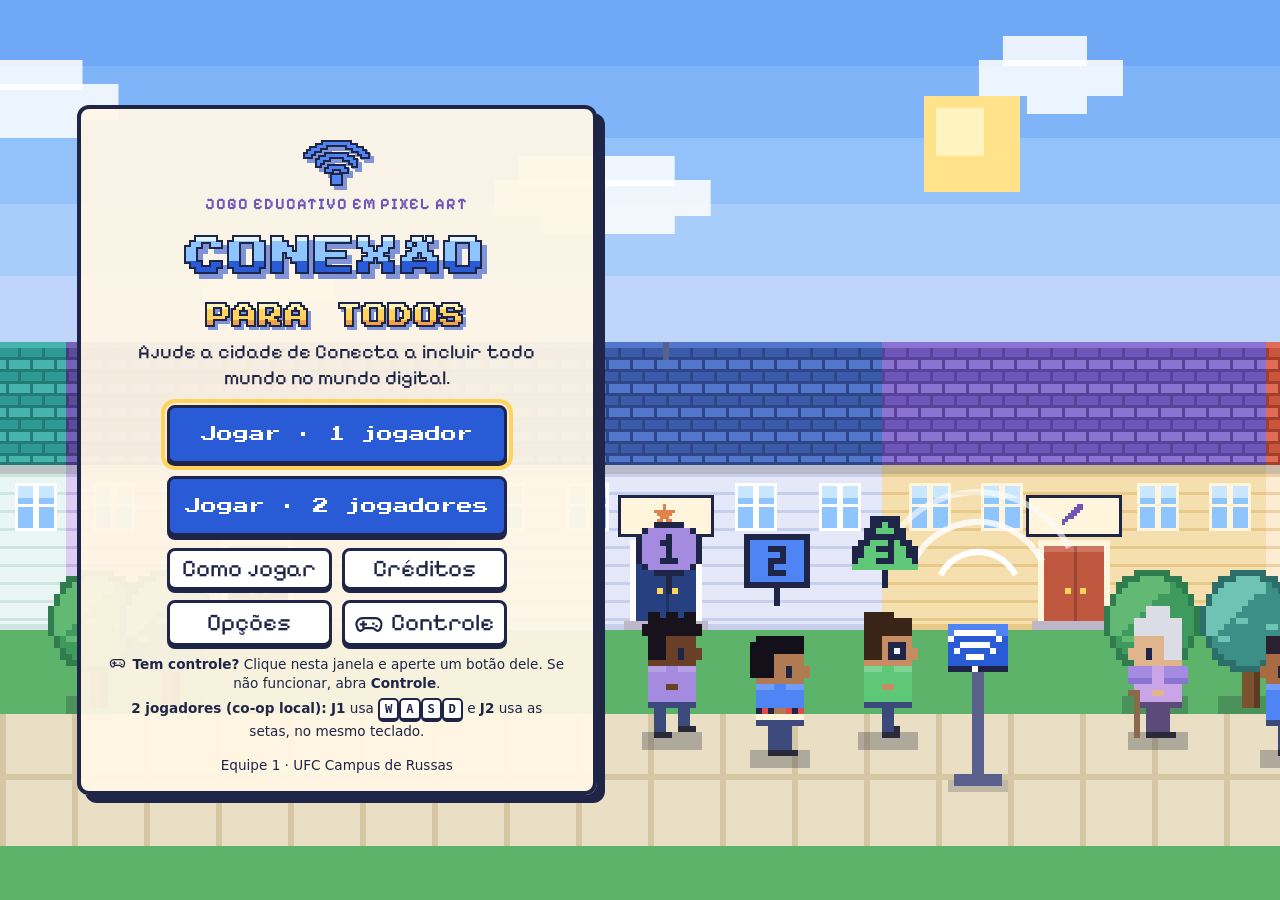
<file: index.html>
<!DOCTYPE html>
<html lang="pt-BR">
<head>
  <meta charset="utf-8">
  <meta name="viewport" content="width=device-width, initial-scale=1">
  <title>Conexão para Todos</title>
  <meta name="description" content="Jogo em pixel art sobre inclusão digital, acessibilidade e cidadania. Equipe 1 — UFC Russas.">
  <link rel="stylesheet" href="fonts.css">
  <link rel="stylesheet" href="styles.css">
</head>
<body>
<div id="app">

  <!-- TELA DE TÍTULO -->
  <section id="screen-title" class="screen" aria-labelledby="game-title">
    <canvas id="title-canvas" aria-hidden="true"></canvas>
    <div class="title-box">
      <img id="logo-icon" class="logo-icon pix" alt="" aria-hidden="true">
      <p class="kicker">Jogo educativo em pixel art</p>
      <h1 id="game-title" aria-label="Conexão para Todos"><span class="t1" aria-hidden="true">Conexão</span><span class="t2" aria-hidden="true">para Todos</span></h1>
      <p class="tagline">Ajude a cidade de Conecta a incluir todo mundo no mundo digital.</p>
      <nav class="menu" aria-label="Menu principal">
        <button class="btn primary big" id="btn-play">Jogar · 1 jogador</button>
        <button class="btn primary big" id="btn-play2">Jogar · 2 jogadores</button>
        <div class="menu-grid">
          <button class="btn small" id="btn-how">Como jogar</button>
          <button class="btn small" id="btn-credits">Créditos</button>
          <button class="btn small" id="btn-options">Opções</button>
          <button class="btn small icon-btn" id="btn-pad"><svg class="gamepad-icon" viewBox="0 0 24 24" aria-hidden="true"><path d="M7 8h10a5 5 0 0 1 4.7 6.7l-.8 2.1a2.2 2.2 0 0 1-3.6.8L15.5 16h-7l-1.8 1.6a2.2 2.2 0 0 1-3.6-.8l-.8-2.1A5 5 0 0 1 7 8Z"/><path d="M7.5 11v4M5.5 13h4M15.5 12.5h.01M18 14.5h.01"/></svg><span>Controle</span></button>
        </div>
      </nav>
      <p id="pad-hint" class="coophint hidden"><svg class="gamepad-icon inline" viewBox="0 0 24 24" aria-hidden="true"><path d="M7 8h10a5 5 0 0 1 4.7 6.7l-.8 2.1a2.2 2.2 0 0 1-3.6.8L15.5 16h-7l-1.8 1.6a2.2 2.2 0 0 1-3.6-.8l-.8-2.1A5 5 0 0 1 7 8Z"/><path d="M7.5 11v4M5.5 13h4M15.5 12.5h.01M18 14.5h.01"/></svg><b>Controle detectado:</b> use o direcional ou o analógico e aperte <b>A</b> para escolher.</p>
      <p id="pad-help" class="coophint"><svg class="gamepad-icon inline" viewBox="0 0 24 24" aria-hidden="true"><path d="M7 8h10a5 5 0 0 1 4.7 6.7l-.8 2.1a2.2 2.2 0 0 1-3.6.8L15.5 16h-7l-1.8 1.6a2.2 2.2 0 0 1-3.6-.8l-.8-2.1A5 5 0 0 1 7 8Z"/><path d="M7.5 11v4M5.5 13h4M15.5 12.5h.01M18 14.5h.01"/></svg><b>Tem controle?</b> Clique nesta janela e aperte um botão dele. Se não funcionar, abra <b>Controle</b>.</p>
      <p class="coophint coop-only"><b>2 jogadores (co-op local):</b> <b>J1</b> usa <kbd>W</kbd><kbd>A</kbd><kbd>S</kbd><kbd>D</kbd> e <b>J2</b> usa as setas, no mesmo teclado.</p>
      <p class="foot">Equipe 1 · UFC Campus de Russas</p>
    </div>
  </section>

  <!-- TELA DO JOGO -->
  <section id="screen-game" class="screen hidden" aria-label="Jogo">
    <header id="hud">
      <div class="hud-left">
        <span class="brand">Conecta</span>
        <button class="pill" id="btn-points" title="Pontos de Comunidade (clique para ver os status)">
          <img id="ico-pt" class="pix ico" alt=""><span class="sr">Pontos de Comunidade:</span><b id="val-pt">0</b><span class="pill-label">pontos</span>
        </button>
        <span class="pill static" title="Missões concluídas"><span class="pill-label">Missões</span><b id="val-prog">0/10</b></span>
      </div>
      <div class="statbar" id="stats" role="group" aria-label="Status coletivos da cidade"></div>
      <div class="hud-right">
        <button class="btn small" id="btn-quests" title="Lista de missões (M)">Missões</button>
        <button class="btn small" id="btn-pause" title="Pausar (Esc)">Pausa</button>
      </div>
    </header>

    <main id="stage">
      <canvas id="world" role="img" aria-label="Mapa de Conecta visto de cima. Use as setas ou WASD para andar e a tecla E para interagir."></canvas>
      <button id="tracker" class="panel" title="Abrir lista de missões">
        <span class="kicker">Objetivo atual</span>
        <b id="tracker-title">—</b>
        <span id="tracker-text">—</span>
      </button>
      <canvas id="minimap" aria-hidden="true"></canvas>
      <div id="team" role="group" aria-label="Equipe de agentes (troque com Tab ou teclas 1, 2 e 3)"></div>
      <div id="prompts"><button id="prompt" class="hidden"></button><button id="prompt2" class="hidden"></button></div>
      <div id="touch" aria-label="Controles na tela">
        <div class="dpad">
          <button data-dir="up" aria-label="Andar para cima">▲</button>
          <button data-dir="left" aria-label="Andar para a esquerda">◀</button>
          <button data-dir="right" aria-label="Andar para a direita">▶</button>
          <button data-dir="down" aria-label="Andar para baixo">▼</button>
        </div>
        <button id="btn-act" class="act" aria-label="Interagir">Interagir</button>
      </div>
      <div id="toasts" aria-live="polite" aria-atomic="false"></div>
      <div id="dialogue" class="hidden" role="dialog" aria-label="Diálogo">
        <button id="dlg-exit" class="btn small ghost dlg-exit" aria-label="Sair da conversa (tecla Esc)">Sair <kbd>Esc</kbd></button>
        <img id="dlg-portrait" class="pix portrait" alt="">
        <div class="dlg-body">
          <div id="dlg-name" class="dlg-name"></div>
          <p id="dlg-text"></p>
          <div id="dlg-extra"></div>
          <div id="dlg-actions" class="dlg-actions"></div>
        </div>
      </div>
    </main>
  </section>

  <div id="modal-root"></div>
</div>

<noscript><p style="padding:24px;background:#fff7e6">Este jogo precisa de JavaScript para funcionar.</p></noscript>

<script src="js/sprites.js"></script>
<script src="js/world.js"></script>
<script src="js/audio.js"></script>
<script src="js/player.js"></script>
<script src="js/ui.js"></script>
<script src="js/dialogue.js"></script>
<script src="js/activities.js"></script>
<script src="js/missions.js"></script>
<script src="js/gamepad.js"></script>
<script src="js/game.js"></script>
<script src="js/main.js"></script>
</body>
</html>
</file>
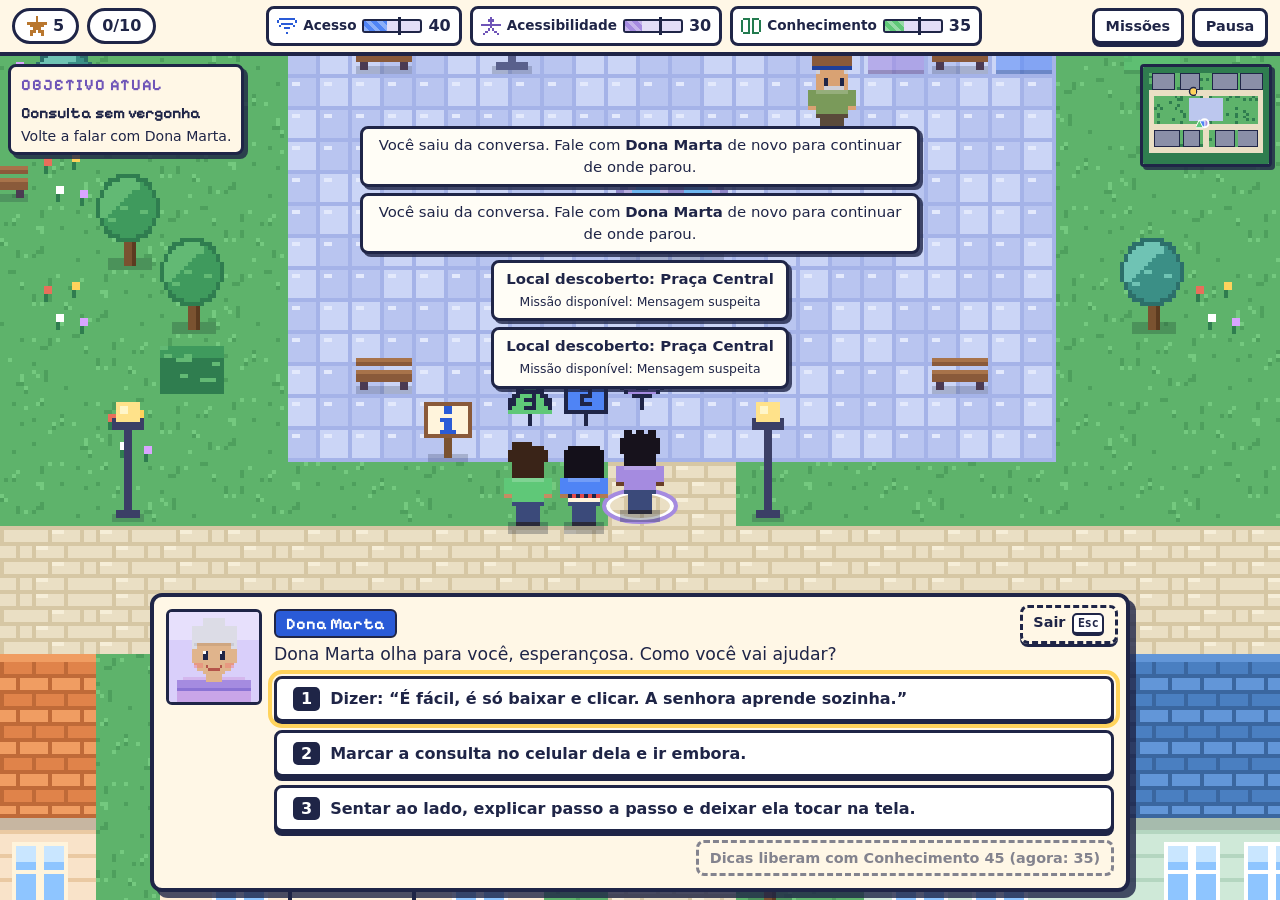
<file: tests/test.html>
<!DOCTYPE html>
<html lang="pt-BR">
<head>
  <meta charset="utf-8">
  <meta name="viewport" content="width=device-width, initial-scale=1">
  <title>Testes — Conexão para Todos</title>
  <meta name="description" content="Jogo em pixel art sobre inclusão digital, acessibilidade e cidadania. Equipe 1 — UFC Russas.">
  <link rel="stylesheet" href="../fonts.css">
  <link rel="stylesheet" href="../styles.css">
<style>#results{display:none;position:fixed;inset:0;z-index:9999;overflow:auto;background:#fff7e6;color:#1f2547;padding:20px 28px;font:16px/1.5 system-ui,sans-serif}#results li{list-style:none;padding:3px 0}#results li.ok{color:#14502e}#results li.fail{color:#a1190c;font-weight:700}#results ul{padding:0}</style>
</head>
<body>
<div id="results" role="status"></div>
<div id="app">

  <!-- TELA DE TÍTULO -->
  <section id="screen-title" class="screen" aria-labelledby="game-title">
    <canvas id="title-canvas" aria-hidden="true"></canvas>
    <div class="title-box">
      <img id="logo-icon" class="logo-icon pix" alt="" aria-hidden="true">
      <p class="kicker">Jogo educativo em pixel art</p>
      <h1 id="game-title" aria-label="Conexão para Todos"><span class="t1" aria-hidden="true">Conexão</span><span class="t2" aria-hidden="true">para Todos</span></h1>
      <p class="tagline">Ajude a cidade de Conecta a incluir todo mundo no mundo digital.</p>
      <nav class="menu" aria-label="Menu principal">
        <button class="btn primary big" id="btn-play">Jogar · 1 jogador</button>
        <button class="btn primary big" id="btn-play2">Jogar · 2 jogadores</button>
        <div class="menu-grid">
          <button class="btn small" id="btn-how">Como jogar</button>
          <button class="btn small" id="btn-credits">Créditos</button>
          <button class="btn small" id="btn-options">Opções</button>
          <button class="btn small icon-btn" id="btn-pad"><svg class="gamepad-icon" viewBox="0 0 24 24" aria-hidden="true"><path d="M7 8h10a5 5 0 0 1 4.7 6.7l-.8 2.1a2.2 2.2 0 0 1-3.6.8L15.5 16h-7l-1.8 1.6a2.2 2.2 0 0 1-3.6-.8l-.8-2.1A5 5 0 0 1 7 8Z"/><path d="M7.5 11v4M5.5 13h4M15.5 12.5h.01M18 14.5h.01"/></svg><span>Controle</span></button>
        </div>
      </nav>
      <p id="pad-hint" class="coophint hidden"><b>Controle detectado:</b> use o direcional ou o analógico e aperte <b>A</b> para escolher.</p>
      <p id="pad-help" class="coophint"><b>Tem controle?</b> Clique nesta janela e aperte um botão dele. Se não funcionar, abra <b>Controle</b>.</p>
      <p class="coophint coop-only"><b>2 jogadores (co-op local):</b> <b>J1</b> usa <kbd>W</kbd><kbd>A</kbd><kbd>S</kbd><kbd>D</kbd> e <b>J2</b> usa as setas, no mesmo teclado.</p>
      <p class="foot">Equipe 1 · UFC Campus de Russas</p>
    </div>
  </section>

  <!-- TELA DO JOGO -->
  <section id="screen-game" class="screen hidden" aria-label="Jogo">
    <header id="hud">
      <div class="hud-left">
        <span class="brand">Conecta</span>
        <button class="pill" id="btn-points" title="Pontos de Comunidade (clique para ver os status)">
          <img id="ico-pt" class="pix ico" alt=""><span class="sr">Pontos de Comunidade:</span><b id="val-pt">0</b><span class="pill-label">pontos</span>
        </button>
        <span class="pill static" title="Missões concluídas"><span class="pill-label">Missões</span><b id="val-prog">0/10</b></span>
      </div>
      <div class="statbar" id="stats" role="group" aria-label="Status coletivos da cidade"></div>
      <div class="hud-right">
        <button class="btn small" id="btn-quests" title="Lista de missões (M)">Missões</button>
        <button class="btn small" id="btn-pause" title="Pausar (Esc)">Pausa</button>
      </div>
    </header>

    <main id="stage">
      <canvas id="world" role="img" aria-label="Mapa de Conecta visto de cima. Use as setas ou WASD para andar e a tecla E para interagir."></canvas>
      <button id="tracker" class="panel" title="Abrir lista de missões">
        <span class="kicker">Objetivo atual</span>
        <b id="tracker-title">—</b>
        <span id="tracker-text">—</span>
      </button>
      <canvas id="minimap" aria-hidden="true"></canvas>
      <div id="team" role="group" aria-label="Equipe de agentes (troque com Tab ou teclas 1, 2 e 3)"></div>
      <div id="prompts"><button id="prompt" class="hidden"></button><button id="prompt2" class="hidden"></button></div>
      <div id="touch" aria-label="Controles na tela">
        <div class="dpad">
          <button data-dir="up" aria-label="Andar para cima">▲</button>
          <button data-dir="left" aria-label="Andar para a esquerda">◀</button>
          <button data-dir="right" aria-label="Andar para a direita">▶</button>
          <button data-dir="down" aria-label="Andar para baixo">▼</button>
        </div>
        <button id="btn-act" class="act" aria-label="Interagir">Interagir</button>
      </div>
      <div id="toasts" aria-live="polite" aria-atomic="false"></div>
      <div id="dialogue" class="hidden" role="dialog" aria-label="Diálogo">
        <button id="dlg-exit" class="btn small ghost dlg-exit" aria-label="Sair da conversa (tecla Esc)">Sair <kbd>Esc</kbd></button>
        <img id="dlg-portrait" class="pix portrait" alt="">
        <div class="dlg-body">
          <div id="dlg-name" class="dlg-name"></div>
          <p id="dlg-text"></p>
          <div id="dlg-extra"></div>
          <div id="dlg-actions" class="dlg-actions"></div>
        </div>
      </div>
    </main>
  </section>

  <div id="modal-root"></div>
</div>

<noscript><p style="padding:24px;background:#fff7e6">Este jogo precisa de JavaScript para funcionar.</p></noscript>

<script src="../js/sprites.js"></script>
<script src="../js/world.js"></script>
<script src="../js/audio.js"></script>
<script src="../js/player.js"></script>
<script src="../js/ui.js"></script>
<script src="../js/dialogue.js"></script>
<script src="../js/activities.js"></script>
<script src="../js/missions.js"></script>
<script src="../js/gamepad.js"></script>
<script src="../js/game.js"></script>
<script src="tests.js"></script>
</body>
</html>
</file>
<file: fonts.css>
/* Gerado por tools/embed-fonts.js — fontes pixel (SIL OFL 1.1) embutidas para uso offline. Não edite à mão. */
@font-face { font-family: 'Press Start 2P'; font-style: normal; font-weight: 400; font-display: swap; src: url([data-uri]) format('woff2'); }
@font-face { font-family: 'Pixelify Sans'; font-style: normal; font-weight: 400; font-display: swap; src: url([data-uri]) format('woff2'); }
@font-face { font-family: 'Pixelify Sans'; font-style: normal; font-weight: 700; font-display: swap; src: url([data-uri]) format('woff2'); }
</file>
<file: styles.css>
/* Conexão para Todos — styles.css
 * Interface em estilo "pixel": bordas grossas, sombras duras, alto contraste e fontes do sistema. */
:root {
  --ink: #1f2547; --cream: #fff7e6; --paper: #fffdf6; --lilac: #d9cffa; --lilac-d: #6f55b8;
  --blue: #2a5bd7; --blue-l: #4f84f5; --green: #1f7a4a; --green-l: #5fc878; --warm: #e0834a; --sun: #ffd35c; --coral: #e86f5b;
  --hud-h: 56px;
  --pixel: "Pixelify Sans", "Trebuchet MS", "Segoe UI", system-ui, sans-serif;
  --pixel-title: "Press Start 2P", "Pixelify Sans", ui-monospace, monospace;
}
* { box-sizing: border-box; }
html, body { height: 100%; margin: 0; }
html { font-size: 16px; }
body {
  font: 1rem/1.45 "Trebuchet MS", "Segoe UI", system-ui, -apple-system, sans-serif; color: var(--ink);
  background: #2b3a6b; overflow: hidden; -webkit-tap-highlight-color: transparent;
}
body.large-text { font-size: 19px; }
.hidden { display: none !important; }
.sr { position: absolute; width: 1px; height: 1px; overflow: hidden; clip: rect(0 0 0 0); white-space: nowrap; }
.pix { image-rendering: pixelated; image-rendering: crisp-edges; }
#app { position: fixed; inset: 0; }
.screen { position: absolute; inset: 0; display: flex; flex-direction: column; }
h1, h2, h3 { margin: 0 0 .4em; line-height: 1.15; font-family: var(--pixel); }
.kicker, .dlg-name, .brand, #tracker b, .agent-txt b, .tag, .ptag, .q-head b { font-family: var(--pixel); }
h2 { font-size: 1.5rem; font-weight: 700; } h3 { font-size: 1.25rem; font-weight: 700; }
p { margin: 0 0 .7em; }
.kicker { font-size: 1rem; letter-spacing: .06em; text-transform: uppercase; font-weight: 700; color: var(--lilac-d); margin: 0 0 .3em; }
.lead { font-size: 1.05rem; }
.small { font-size: .85rem; }
kbd {
  display: inline-block; min-width: 1.6em; padding: 0 .4em; text-align: center; font: 700 .9em/1.5 ui-monospace, Consolas, monospace;
  background: #fff; border: 2px solid var(--ink); border-bottom-width: 4px; border-radius: 5px; color: var(--ink);
}
:focus-visible { outline: 4px solid var(--sun); outline-offset: 2px; box-shadow: 0 0 0 2px var(--ink); }

/* ---------- botões ---------- */
.btn {
  font: inherit; font-weight: 700; color: var(--ink); background: #fff; border: 3px solid var(--ink); border-radius: 8px;
  padding: .55em 1em; min-height: 44px; cursor: pointer; box-shadow: 0 4px 0 var(--ink); transition: transform .08s, box-shadow .08s;
}
.btn:hover:not(:disabled) { background: #eef2ff; }
.btn:active:not(:disabled) { transform: translateY(3px); box-shadow: 0 1px 0 var(--ink); }
.btn.primary { background: var(--blue); color: #fff; }
.btn.primary:hover:not(:disabled) { background: #1f49b3; }
.btn.ghost { background: transparent; box-shadow: none; border-style: dashed; }
.btn.small { min-height: 36px; padding: .3em .75em; font-size: .9rem; box-shadow: 0 3px 0 var(--ink); }
.btn.big { font-size: 1.3rem; padding: .6em 1.4em; }
.btn:disabled { opacity: .55; cursor: not-allowed; box-shadow: none; }
.reduce-motion .btn { transition: none; }
.icon-btn { display: inline-flex; align-items: center; justify-content: center; gap: 7px; }
.gamepad-icon { width: 1.25em; height: 1.25em; flex: none; fill: none; stroke: currentColor; stroke-width: 1.8; stroke-linecap: square; stroke-linejoin: miter; }
.gamepad-icon.inline { vertical-align: -.18em; margin-right: 6px; }

/* ---------- tela de título ---------- */
#title-canvas { position: absolute; inset: 0; width: 100%; height: 100%; image-rendering: pixelated; }
.title-box {
  position: relative; margin: auto; width: min(520px, 92%); padding: 22px 28px 16px; max-height: calc(100% - 16px); overflow: auto; text-align: center;
  background: rgba(255, 247, 230, .94); border: 4px solid var(--ink); border-radius: 12px; box-shadow: 8px 8px 0 var(--ink);
}
.tagline { font-family: var(--pixel); font-size: 1.25rem; font-weight: 400; margin: 8px 0 0; line-height: 1.3; }
.logo-icon { display: block; width: 75px; height: auto; margin: 2px auto 8px; image-rendering: pixelated;
  filter: drop-shadow(2px 0 0 var(--ink)) drop-shadow(-2px 0 0 var(--ink)) drop-shadow(0 2px 0 var(--ink)) drop-shadow(0 -2px 0 var(--ink)) drop-shadow(4px 4px 0 #7f93d9); }

/* logotipo em fonte pixel: contorno e sombra em degraus (cada "pixel" da fonte = --p) */
#game-title { display: flex; flex-direction: column; align-items: center; gap: 14px; margin: 6px 0 4px; line-height: 1; text-transform: uppercase; font-weight: 400; }
#game-title .t1, #game-title .t2 {
  display: block; font-family: var(--pixel-title); letter-spacing: .08em; padding: .4em .1em .1em;
  font-size: calc(var(--p) * 8); color: transparent; -webkit-text-fill-color: transparent; -webkit-background-clip: text; background-clip: text;
  filter: drop-shadow(2px 0 0 var(--ink)) drop-shadow(-2px 0 0 var(--ink)) drop-shadow(0 2px 0 var(--ink)) drop-shadow(0 -2px 0 var(--ink)) drop-shadow(var(--p) var(--p) 0 #7f93d9);
}
#game-title .t1 { --p: 5px; background-image: linear-gradient(180deg, #e3f4ff 0 33%, #8ec5ff 33% 66%, #2a5bd7 66% 100%); }
#game-title .t2 { --p: 3px; background-image: linear-gradient(180deg, #fff4b8 0 40%, #ffd35c 40% 70%, #f2a24b 70% 100%); }
@media (max-width: 480px) { #game-title .t1 { --p: 4px; } #game-title .t2 { --p: 2px; letter-spacing: .04em; } .logo-icon { width: 63px; } }
.title-box { transition: none; }
@media (min-width: 901px) { .title-box { margin-left: 6%; } }
.menu { display: flex; flex-direction: column; gap: 12px; margin: 14px auto 8px; max-width: 340px; }
.menu-grid { display: grid; grid-template-columns: 1fr 1fr; gap: 10px; }
.menu .btn.big { font-family: var(--pixel-title); font-weight: 400; font-size: 16px; letter-spacing: 0; padding: .95em .6em; }
.menu .btn.small { font-family: var(--pixel); font-weight: 400; font-size: 1.5rem; line-height: 1.1; padding: .2em .4em; }
.title-box .foot { margin: 14px 0 0; font-size: .85rem; }

/* ---------- HUD ---------- */
#hud {
  display: flex; align-items: center; gap: 10px 16px; flex-wrap: wrap; padding: 6px 12px; background: var(--cream);
  border-bottom: 4px solid var(--ink); position: relative; z-index: 5;
}
.hud-left, .hud-right { display: flex; align-items: center; gap: 8px; }
.hud-right { margin-left: auto; }
.brand { display: none; font-weight: 800; color: var(--blue); font-size: 1.1rem; letter-spacing: .02em; }
.pill { display: inline-flex; align-items: center; gap: 6px; font: inherit; background: #fff; border: 3px solid var(--ink); border-radius: 999px; padding: 2px 12px; cursor: pointer; color: var(--ink); min-height: 36px; }
.pill.static { cursor: default; }
.pill-label { font-size: .8rem; }
.ico { width: 20px; height: auto; vertical-align: middle; }
.statbar { display: flex; gap: 8px; flex-wrap: wrap; flex: 1 1 360px; justify-content: center; }
.stat {
  display: grid; grid-template-columns: auto auto 1fr auto; align-items: center; gap: 6px; font: inherit; color: var(--ink); background: #fff; border: 3px solid var(--ink);
  border-radius: 8px; padding: 3px 8px; cursor: pointer; min-width: 176px; min-height: 40px;
}
.stat-name { font-weight: 700; font-size: .85rem; white-space: nowrap; }
.stat-val { font-weight: 800; min-width: 2ch; text-align: right; }
.stat.goal-ok .stat-val::after { content: " ✔"; color: var(--green); }
.meter { position: relative; display: block; width: 100%; min-width: 60px; height: 14px; border: 2px solid var(--ink); border-radius: 3px; background: #e3def7; overflow: visible; }
.meter.big { height: 18px; margin: 6px 0; }
.meter .fill { display: block; height: 100%; width: 0; transition: width .5s; background-image: repeating-linear-gradient(45deg, rgba(255,255,255,.35) 0 4px, transparent 4px 8px); }
.reduce-motion .meter .fill { transition: none; }
.stat[data-stat="ac"] .fill { background-color: var(--blue-l); }
.stat[data-stat="ab"] .fill { background-color: #a58be0; }
.stat[data-stat="co"] .fill { background-color: var(--green-l); }
.meter.big .fill { background-color: #7a8fe0; }
.meter .goal { position: absolute; left: 60%; top: -4px; bottom: -4px; width: 3px; background: var(--ink); }

@media (min-width: 1500px) { .brand { display: inline; } }
@media (max-width: 1340px) { .pill-label { display: none; } }

/* ---------- palco ---------- */
#stage { position: relative; flex: 1; min-height: 0; background: #2b3a6b; overflow: hidden; }
#world { display: block; width: 100%; height: 100%; image-rendering: pixelated; }
.panel, #tracker { background: var(--cream); border: 3px solid var(--ink); border-radius: 8px; box-shadow: 4px 4px 0 rgba(31,37,71,.8); }
#tracker {
  position: absolute; top: 8px; left: 8px; max-width: min(340px, 56%); text-align: left; padding: 6px 10px; font: inherit; color: var(--ink); cursor: pointer;
  display: flex; flex-direction: column; gap: 1px;
}
#tracker b { font-size: .98rem; } #tracker span:last-child { font-size: .88rem; }
#minimap { position: absolute; top: 8px; right: 8px; width: 132px; height: auto; border: 3px solid var(--ink); border-radius: 4px; background: #fff; image-rendering: pixelated; box-shadow: 3px 3px 0 rgba(31,37,71,.8); }
#team { position: absolute; left: 8px; bottom: 8px; display: flex; gap: 8px; flex-wrap: wrap; }
.agent {
  position: relative; display: flex; align-items: center; gap: 8px; font: inherit; color: var(--ink); background: var(--cream); border: 3px solid var(--ink); border-radius: 8px;
  padding: 4px 10px 4px 4px; cursor: pointer; text-align: left; min-height: 52px;
}
.agent .portrait { width: 40px; height: 40px; border: 2px solid var(--ink); border-radius: 4px; }
.agent-txt { display: flex; flex-direction: column; line-height: 1.15; }
.agent-txt small { font-size: .74rem; }
.agent-key { position: absolute; top: -9px; right: -7px; background: #fff; border: 2px solid var(--ink); border-radius: 5px; font-size: .75rem; font-weight: 800; padding: 0 5px; }
.agent-state { display: none; position: absolute; bottom: -10px; left: 8px; background: var(--sun); border: 2px solid var(--ink); border-radius: 5px; font-size: .68rem; font-weight: 800; padding: 0 5px; }
.agent[aria-pressed="true"] { background: #fff2b8; box-shadow: 0 0 0 3px var(--sun), 0 0 0 5px var(--ink); }
.agent[aria-pressed="true"] .agent-state { display: block; }
#prompts { position: absolute; left: 50%; bottom: 78px; transform: translateX(-50%); display: flex; flex-direction: column; align-items: center; gap: 8px; max-width: 92%; }
#prompt, #prompt2 {
  font: inherit; font-weight: 700; color: var(--ink); background: #fff; border: 3px solid var(--ink);
  border-radius: 999px; padding: 6px 16px; cursor: pointer; box-shadow: 0 4px 0 var(--ink); min-height: 44px; max-width: 100%;
}
.ptag { display: inline-block; font-size: .75rem; font-weight: 800; padding: 0 7px; border-radius: 999px; border: 2px solid var(--ink); }
.ptag.p1 { background: var(--sun); } .ptag.p2 { background: #bfe0ff; }
.coophint { font-size: .85rem; margin: 0; } .title-box .coophint { margin-top: 4px; }
table.keys th, table.keys td { font-size: .9rem; } table.keys kbd { margin: 1px; }
.agent[data-p="1"] .agent-state { background: var(--sun); } .agent[data-p="2"] .agent-state { background: #bfe0ff; }
.agent[data-p="2"][aria-pressed="true"] { background: #e3f1ff; box-shadow: 0 0 0 3px #7fb6f0, 0 0 0 5px var(--ink); border-style: dashed; }
#touch { display: none; position: absolute; right: 8px; bottom: 8px; align-items: flex-end; gap: 14px; }
body.show-touch #touch { display: flex; }
.dpad { display: grid; grid-template-columns: repeat(3, 54px); grid-template-rows: repeat(2, 54px); gap: 4px; }
.dpad button { font-size: 1.3rem; border: 3px solid var(--ink); border-radius: 10px; background: rgba(255,247,230,.92); color: var(--ink); touch-action: none; }
.dpad button.on { background: var(--sun); }
.dpad [data-dir="up"] { grid-column: 2; grid-row: 1; } .dpad [data-dir="left"] { grid-column: 1; grid-row: 2; }
.dpad [data-dir="down"] { grid-column: 2; grid-row: 2; } .dpad [data-dir="right"] { grid-column: 3; grid-row: 2; }
#touch .act { width: 84px; height: 84px; border-radius: 50%; border: 4px solid var(--ink); background: var(--sun); font: inherit; font-weight: 800; color: var(--ink); touch-action: manipulation; }
#stage.busy #team, #stage.busy #prompts, #stage.busy #touch { display: none; }
#toasts { position: absolute; top: 8px; left: 50%; transform: translateX(-50%); display: flex; flex-direction: column; gap: 6px; align-items: center; pointer-events: none; width: min(560px, 60%); margin-top: 62px; }
.toast { background: var(--paper); border: 3px solid var(--ink); border-radius: 8px; padding: 6px 12px; box-shadow: 3px 3px 0 rgba(31,37,71,.8); animation: pop .25s ease-out; font-size: .93rem; text-align: center; }
.toast.out { opacity: 0; transition: opacity .4s; }
.reduce-motion .toast { animation: none; }
@keyframes pop { from { transform: translateY(-8px) scale(.96); opacity: 0; } to { transform: none; opacity: 1; } }

/* ---------- chips ---------- */
.chips { display: flex; flex-wrap: wrap; gap: 6px; margin: 6px 0; }
.chip { display: inline-flex; align-items: center; gap: 4px; padding: 1px 8px; border-radius: 999px; font-weight: 800; font-size: .85rem; border: 2px solid var(--ink); }
.chip .ico { width: 14px; }
.chip.up { background: #d7f5df; color: #0f4a28; } .chip.down { background: #ffe0dc; color: #7a1f14; }

/* ---------- diálogo ---------- */
#dialogue {
  position: absolute; left: 8px; right: 8px; bottom: 8px; max-width: 980px; margin: 0 auto; display: flex; gap: 12px; padding: 12px;
  background: var(--cream); border: 4px solid var(--ink); border-radius: 12px; box-shadow: 6px 6px 0 rgba(31,37,71,.8); max-height: 68%; overflow: auto; z-index: 4;
}
#dialogue .portrait { width: 96px; height: 96px; flex: none; border: 3px solid var(--ink); border-radius: 6px; background: #fff; }
.dlg-body { flex: 1; min-width: 0; }
.dlg-exit { position: absolute; top: 8px; right: 8px; z-index: 2; background: var(--cream); }
.dlg-exit kbd { font-size: .72rem; min-width: 0; padding: 0 .3em; margin-left: 2px; }
.act-head { position: relative; } .act-exit { margin-left: auto; align-self: flex-start; flex: none; }
.dlg-name { display: inline-block; background: var(--blue); color: #fff; font-weight: 800; padding: 1px 10px; border-radius: 6px; margin-bottom: 4px; border: 2px solid var(--ink); }
#dlg-text { font-size: 1.08rem; margin-bottom: .5em; }
.dlg-actions { display: flex; flex-wrap: wrap; gap: 8px; justify-content: flex-end; }
.choices { display: flex; flex-direction: column; gap: 8px; width: 100%; }
.btn.choice { display: flex; gap: 10px; align-items: flex-start; text-align: left; width: 100%; font-weight: 600; }
.btn.choice .num { flex: none; background: var(--ink); color: #fff; border-radius: 5px; min-width: 1.7em; text-align: center; font-weight: 800; }
.btn.choice.tried { opacity: .6; border-style: dashed; }
.btn.choice em { font-weight: 400; }
.tier { display: inline-block; font-weight: 800; padding: 0 8px; border-radius: 6px; border: 2px solid var(--ink); margin-right: 4px; }
.tier.best { background: #d7f5df; color: #0f4a28; } .tier.ok { background: #fff0c2; color: #6a4a00; } .tier.bad { background: #ffe0dc; color: #7a1f14; }
.hint-box { background: #eef2ff; border: 2px dashed var(--blue); border-radius: 6px; padding: 6px 10px; margin: 6px 0; font-size: .95rem; }

/* ---------- modais ---------- */
#modal-root { position: fixed; inset: 0; pointer-events: none; z-index: 40; }
.overlay { position: fixed; left: 0; right: 0; bottom: 0; top: var(--hud-h); display: flex; align-items: center; justify-content: center; padding: 10px; background: rgba(20, 25, 60, .62); pointer-events: auto; }
.card {
  background: var(--cream); border: 4px solid var(--ink); border-radius: 12px; box-shadow: 8px 8px 0 var(--ink); padding: 16px 20px 18px; width: min(640px, 100%); max-height: 100%; overflow: auto;
}
.overlay.wide .card { width: min(860px, 100%); }
.actions { display: flex; flex-wrap: wrap; gap: 10px; justify-content: flex-end; margin-top: 14px; }
.card > .actions, .card .pager > .actions, .card #fund-body > .actions, .card .victory > .actions, .card .mc > .actions { position: sticky; bottom: -18px; background: var(--cream); padding: 10px 0 6px; margin-bottom: -6px; z-index: 2; }
.menu .btn { width: 100%; }
.pager .pg-body { min-height: 120px; }
.dots { display: flex; gap: 6px; justify-content: center; margin-top: 6px; }
.dot { width: 10px; height: 10px; border: 2px solid var(--ink); border-radius: 50%; background: #fff; } .dot.on { background: var(--ink); }
.opts { display: flex; flex-direction: column; gap: 10px; }
.opt { display: flex; align-items: center; gap: 12px; } .opt.check input { width: 22px; height: 22px; } .opt input[type=range] { flex: 1; min-width: 120px; height: 28px; }
.srow { display: flex; gap: 12px; margin: 10px 0; align-items: flex-start; } .srow .ico { width: 30px; margin-top: 2px; } .srow > div { flex: 1; }
.srow p { margin: 0 0 .3em; font-size: .92rem; } .eff { background: #fff; border: 2px solid var(--ink); border-radius: 6px; padding: 4px 8px; }
.log { margin: 0; padding-left: 1.2em; font-size: .92rem; }
ul.quests { list-style: none; margin: 0; padding: 0; display: flex; flex-direction: column; gap: 10px; }
.q { background: #fff; border: 3px solid var(--ink); border-radius: 8px; padding: 8px 12px; } .q p { margin: .3em 0; font-size: .92rem; } .q .hint { font-weight: 700; }
.q-head { display: flex; justify-content: space-between; gap: 8px; align-items: center; flex-wrap: wrap; }
.tag { font-weight: 800; font-size: .8rem; padding: 1px 8px; border: 2px solid var(--ink); border-radius: 999px; background: #eef2ff; }
.q.done { background: #effaf2; } .q.doing { background: #fff8de; } .q.lock { background: #eeeef4; color: #3b3f66; } .q .where { font-weight: 700; }

/* ---------- atividades ---------- */
.act-head { display: flex; gap: 12px; align-items: center; margin-bottom: 8px; }
.act-head .portrait { width: 64px; height: 64px; border: 3px solid var(--ink); border-radius: 6px; }
.order { display: grid; grid-template-columns: 1fr 1fr; gap: 14px; }
.pool { display: flex; flex-direction: column; gap: 8px; }
.match { display: grid; grid-template-columns: 1fr 1fr; gap: 14px; }
.btn.step.sel { background: #fff2b8; box-shadow: 0 0 0 3px var(--sun), 0 0 0 5px var(--ink); }
.btn.step.matched { background: #d7f5df; cursor: default; }
.pairno { display: inline-block; min-width: 2.6em; text-align: center; background: var(--ink); color: #fff; border-radius: 5px; margin-right: 8px; font-size: .8rem; font-weight: 800; }
.btn.step { text-align: left; font-weight: 600; padding: .35em .8em; min-height: 40px; } .btn.step.used { opacity: .4; }
.seq { margin: 0; padding-left: 1.6em; display: flex; flex-direction: column; gap: 8px; min-height: 60px; } .seq li { background: #d7f5df; border: 2px solid var(--ink); border-radius: 6px; padding: 6px 10px; font-weight: 600; }
.msg-line { font-weight: 700; min-height: 1.5em; margin-top: 8px; }
.shake { animation: shake .35s; } .reduce-motion .shake { animation: none; outline: 3px solid var(--coral); }
@keyframes shake { 25% { transform: translateX(-5px); } 75% { transform: translateX(5px); } }
.hintrow { margin-top: 8px; }
.mock { background: #fff; border: 3px solid var(--ink); border-radius: 8px; overflow: hidden; margin: 8px auto; }
.mock.browser .bar { display: flex; align-items: center; gap: 5px; background: #e9e9f3; padding: 5px 8px; border-bottom: 2px solid var(--ink); }
.mock.browser .bar span { width: 10px; height: 10px; border-radius: 50%; background: #9a9ab5; } .mock.browser .bar em { margin-left: 8px; font-style: normal; font-size: .8rem; background: #fff; border: 1px solid #9a9ab5; border-radius: 10px; padding: 0 10px; }
.mock.phone { max-width: 340px; border-radius: 24px; border-width: 5px; }
.mock.phone .notch { height: 14px; background: var(--ink); width: 40%; margin: 0 auto; border-radius: 0 0 10px 10px; }
.mock.phone .sender { text-align: center; font-weight: 700; font-size: .85rem; padding: 4px; border-bottom: 2px solid #e3e3ee; }
.mock .mock-screen { display: flex; flex-direction: column; gap: 8px; padding: 10px; background: #fafafd; }
.spot-el { display: block; width: 100%; text-align: left; font: inherit; color: #232640; background: #fff; border: 3px dashed #c3c3d6; border-radius: 8px; padding: 8px 10px; cursor: pointer; min-height: 44px; }
.spot-el:hover { border-color: var(--blue); }
.spot-el .el-flag { display: block; font-size: .78rem; font-weight: 800; margin-top: 2px; min-height: 1em; }
.spot-el.marked { border-color: var(--coral); border-style: solid; background: #fff1ee; } .spot-el.marked .el-flag { color: #8a2a1c; }
.spot-el.hit { border-color: var(--green); border-style: solid; background: #effaf2; } .spot-el.hit .el-flag { color: #0f4a28; }
.spot-el.miss { border-color: var(--warm); border-style: solid; background: #fff6e8; } .spot-el.miss .el-flag { color: #7a3d00; }
.spot-el.fp { border-color: #7a7a99; border-style: solid; background: #f0f0f6; } .spot-el.fp .el-flag { color: #3b3f66; }
.spot-el .faint { color: #cfcfdc; font-size: 1.3rem; font-weight: 700; }
.spot-el .tiny { font-size: 9px; padding: 1px 4px; border: 1px solid #888; background: #eee; color: #444; }
.spot-el .imgbox { display: inline-block; padding: 0 14px; white-space: nowrap; height: 44px; line-height: 44px; text-align: center; background: repeating-linear-gradient(45deg, #e7e7ef 0 6px, #f6f6fb 6px 12px); border: 1px dashed #9a9ab5; color: #666; font-size: .8rem; margin-right: 8px; }
.spot-el.e-good { background: #f4fbf6; } .spot-el.e-cap { font-family: ui-monospace, monospace; background: #f2f2f2; }
.spot-el.e-txt { font-style: italic; } .spot-el.m-bubble { border-radius: 14px 14px 14px 4px; background: #eef2ff; } .spot-el.m-sender, .spot-el.m-time { font-size: .85rem; background: #f6f6fb; }
.result { margin-top: 8px; background: #fff; border: 2px solid var(--ink); border-radius: 8px; padding: 8px 12px; } .result:empty { display: none; } .result ul { margin: 4px 0 0; padding-left: 1.2em; font-size: .92rem; }
.budget { font-size: 1rem; }
.plan { display: grid; grid-template-columns: 1fr 1fr; gap: 8px; }
.plan-opt { display: flex; flex-direction: column; gap: 4px; text-align: left; font: inherit; color: var(--ink); background: #fff; border: 3px solid var(--ink); border-radius: 8px; padding: 8px 10px; cursor: pointer; min-height: 70px; }
.plan-opt.on { background: #d7f5df; box-shadow: 0 0 0 3px var(--green); }
.plan-opt:disabled { opacity: .5; cursor: not-allowed; }
.plan-opt .cost { align-self: flex-start; font-size: .75rem; font-weight: 800; background: var(--sun); border: 2px solid var(--ink); border-radius: 999px; padding: 0 8px; }
.plan-opt .po-mark { font-weight: 800; font-size: .82rem; color: #0f4a28; min-height: 1em; }
.plan.locked { opacity: .8; }
.fund-row { display: flex; align-items: center; gap: 10px; background: #fff; border: 3px solid var(--ink); border-radius: 8px; padding: 8px 10px; margin: 8px 0; flex-wrap: wrap; }
.fund-row .fr-txt { flex: 1; min-width: 180px; } .fund-row small { display: block; } .mut-btns { display: flex; gap: 6px; flex-wrap: wrap; }
.mc { text-align: center; } .mc .chips { justify-content: center; }
.stars { font-size: 2.2rem; letter-spacing: .15em; color: #c98a00; margin: 0; text-shadow: 2px 2px 0 var(--ink); }
.mc.pop .stars { animation: pop .5s ease-out; }
.msg { background: #eef2ff; border: 2px solid var(--blue); border-radius: 8px; padding: 8px 12px; text-align: left; margin: 10px 0 0; } .msg p { margin: 0 0 .3em; }
table.sum { width: 100%; border-collapse: collapse; margin: 10px 0; } table.sum th, table.sum td { border: 2px solid var(--ink); padding: 5px 8px; text-align: left; background: #fff; } table.sum thead th { background: var(--lilac); }
.done-list { margin: 6px 0 0; padding-left: 1.2em; } .victory h2 { color: var(--blue); }
.overlay.win { background: rgba(20, 25, 60, .75); }

/* ---------- responsivo ---------- */
@media (max-width: 760px) {
  .stat { min-width: 0; grid-template-columns: auto 1fr auto; } .stat-name { display: none; }
  .statbar { gap: 6px; flex-basis: 100%; order: 3; } .stat { flex: 1; }
  .brand, .pill-label { display: none; }
  #minimap { width: 88px; } #tracker { max-width: calc(100% - 112px); }
  #dialogue { flex-direction: column; gap: 6px; padding: 8px; } #dialogue .portrait { width: 56px; height: 56px; } #dlg-text { font-size: 1rem; }
  .order, .plan, .match { grid-template-columns: 1fr; }
  .agent-txt small { display: none; } #team { flex-wrap: nowrap; } #prompts { bottom: 70px; }
  body.show-touch #team { bottom: 150px; }
  .stat { padding: 2px 6px; gap: 4px; min-height: 36px; } .meter { min-width: 26px; } .stat-val { font-size: .9rem; }
  #touch .act { width: 74px; height: 74px; font-size: .68rem; padding: 0; }
  #toasts { width: calc(100% - 16px); margin-top: 118px; } .toast { font-size: .85rem; padding: 4px 8px; }
}
@media (max-height: 520px) { #minimap { display: none; } }

/* painel do controle */
.padcard { background: #fff; border: 3px solid var(--ink); border-radius: 8px; padding: 8px 12px; margin: 8px 0; }
.padcard.ignored { opacity: .65; border-style: dashed; }
.pa-row { margin-top: 6px; display: flex; flex-wrap: wrap; gap: 4px 8px; align-items: center; font-size: .92rem; }
.pill-act { display: inline-block; padding: 0 8px; border: 2px solid var(--ink); border-radius: 999px; background: #fff; font-weight: 700; font-size: .82rem; }
.pill-act.on { background: var(--sun); }
.axis meter { width: 70px; vertical-align: middle; }
.wiz-step { font-size: 1.05rem; background: #eef2ff; border: 2px solid var(--blue); border-radius: 8px; padding: 8px 12px; }

/* foco visível ao navegar com controle */
body.padnav :focus { outline: 4px solid var(--sun); outline-offset: 2px; box-shadow: 0 0 0 2px var(--ink); }

/* ---------- alto contraste / animações ---------- */
body.high-contrast { --cream: #ffffff; --paper: #ffffff; --ink: #000000; --blue: #0030b0; --lilac: #e8e8ff; }
body.high-contrast .card, body.high-contrast #dialogue, body.high-contrast #hud { border-color: #000; }
body.high-contrast .btn { border-width: 4px; } body.high-contrast .chip.up { background: #fff; color: #004d1f; } body.high-contrast .chip.down { background: #fff; color: #8a0000; }
body.high-contrast .overlay { background: rgba(0, 0, 0, .8); }
body.reduce-motion * { animation: none !important; transition: none !important; }
@media (prefers-reduced-motion: reduce) { * { animation: none !important; transition: none !important; } }

/* ---------- toque no celular: sem seleção de texto, sem menu de "pressionar e segurar", sem zoom ---------- */
#screen-game, #screen-title, #touch, #touch * {
  -webkit-user-select: none; user-select: none; -webkit-touch-callout: none;
}
#screen-game input, #screen-game textarea, #screen-title input, #screen-title textarea { -webkit-user-select: text; user-select: text; }
#touch, #touch button, .dpad button, #touch .act { touch-action: none; -webkit-tap-highlight-color: transparent; }
#world { touch-action: none; }
/* no celular só existe o modo de 1 jogador */
body.is-phone #btn-play2, body.is-phone .coop-only { display: none !important; }
</file>
